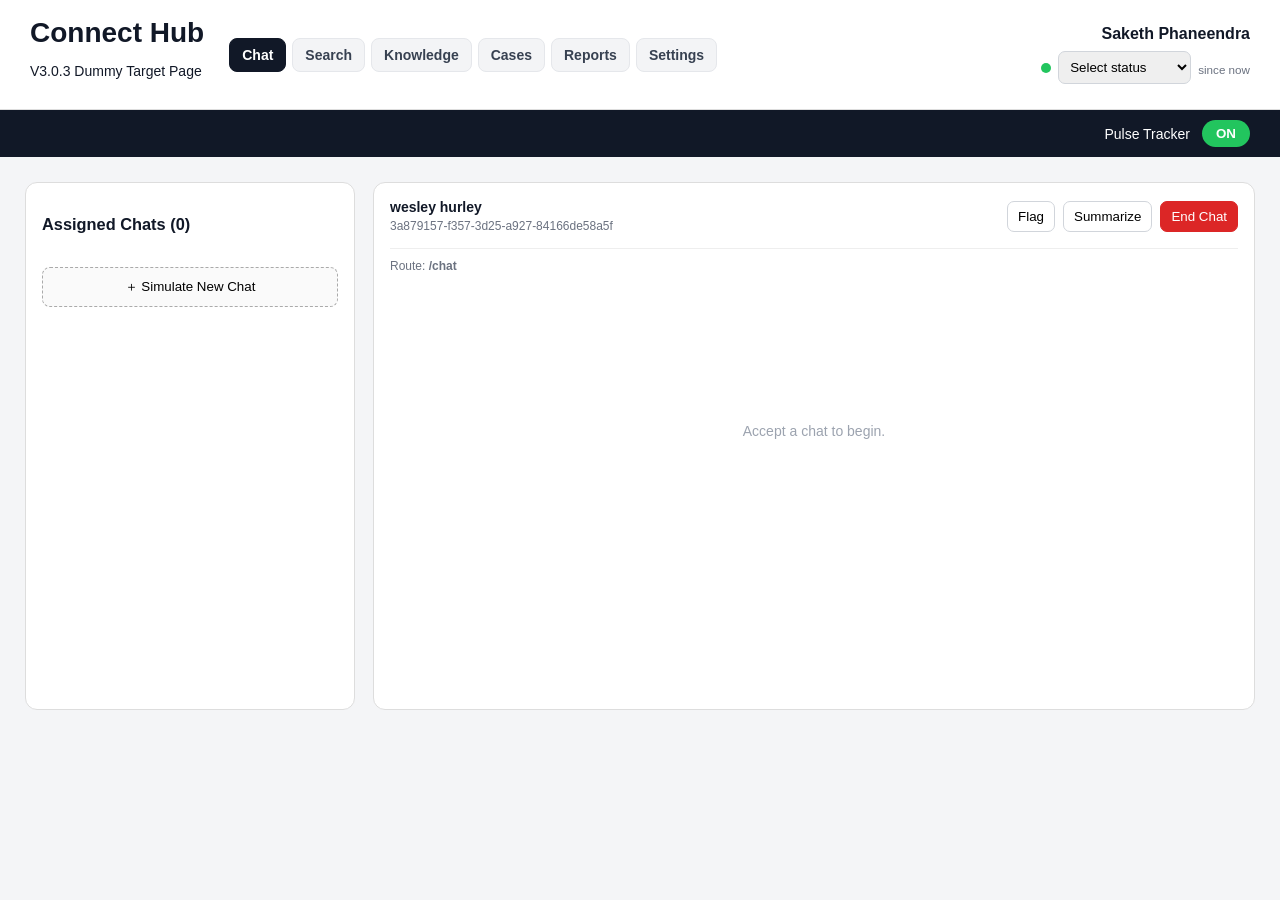
<file: index.html>
<!doctype html><html><head><meta charset="utf-8"><title>Lowe's Connect Hub — Demo Target</title><link rel="stylesheet" href="demo.css"></head><body><header><div><h1>Connect Hub</h1><p>V3.0.3 Dummy Target Page</p></div><nav class="routeNav" aria-label="Lowe's routes">
<a class="route active" data-route="chat">Chat</a>
<a class="route" data-route="search">Search</a>
<a class="route" data-route="knowledge">Knowledge</a>
<a class="route" data-route="cases">Cases</a>
<a class="route" data-route="reports">Reports</a>
<a class="route" data-route="settings">Settings</a>
</nav><div class="agent"><div class="agentName" id="agentName">Saketh Phaneendra</div><div class="agentStatusControls"><span class="dot"></span><select class="select"><option value="">Select status</option><option value="available">Available</option><option value="Available - Case">Available - Case</option><option value="Busy">Busy</option><option value="away">Away</option><option value="break">On Break</option><option value="Lunch">Lunch</option><option value="Coaching">Coaching</option><option value="Meeting">Meeting</option><option value="Training">Training</option><option value="System Issue">System Issue</option><option value="Project">Project</option><option value="Not Ready Time">Not Ready Time</option><option value="offline">Offline</option></select><small>since <span id="since">now</span></small></div></div></header>
<div id="waitingAlert" class="waiting-alert" aria-live="polite" hidden>
  <div class="waiting-icon">💬</div>
  <div class="waiting-copy"><strong>New chat waiting</strong><span id="waitingText">A customer is waiting.</span></div>
  <button id="alertAccept" class="alertAccept">Accept</button>
  <button id="alertDismiss" class="alertDismiss" aria-label="Dismiss">×</button>
</div>
<div id="pulseControl" class="pulse-control"><span>Pulse Tracker</span><button id="pulseToggle" class="on">ON</button></div><main><aside><h3>Assigned Chats (<span id="count">0</span>)</h3><div class="queueList" id="queue"></div><button id="newChat">＋ Simulate New Chat</button></aside><section><div class="chatHeader"><div><div class="name">wesley hurley</div><div class="sub">3a879157-f357-3d25-a927-84166de58a5f</div></div><div class="actions"><button class="btn small">Flag</button><button class="btn small">Summarize</button><button id="end" class="btn small end">End Chat</button></div></div><div id="routeStatus" class="routeStatus">Route: <b>/chat</b></div><div class="chatbody" id="chatbody"><div class="empty">Accept a chat to begin.</div></div></section></main><script src="demo.js"></script></body></html>
</file>
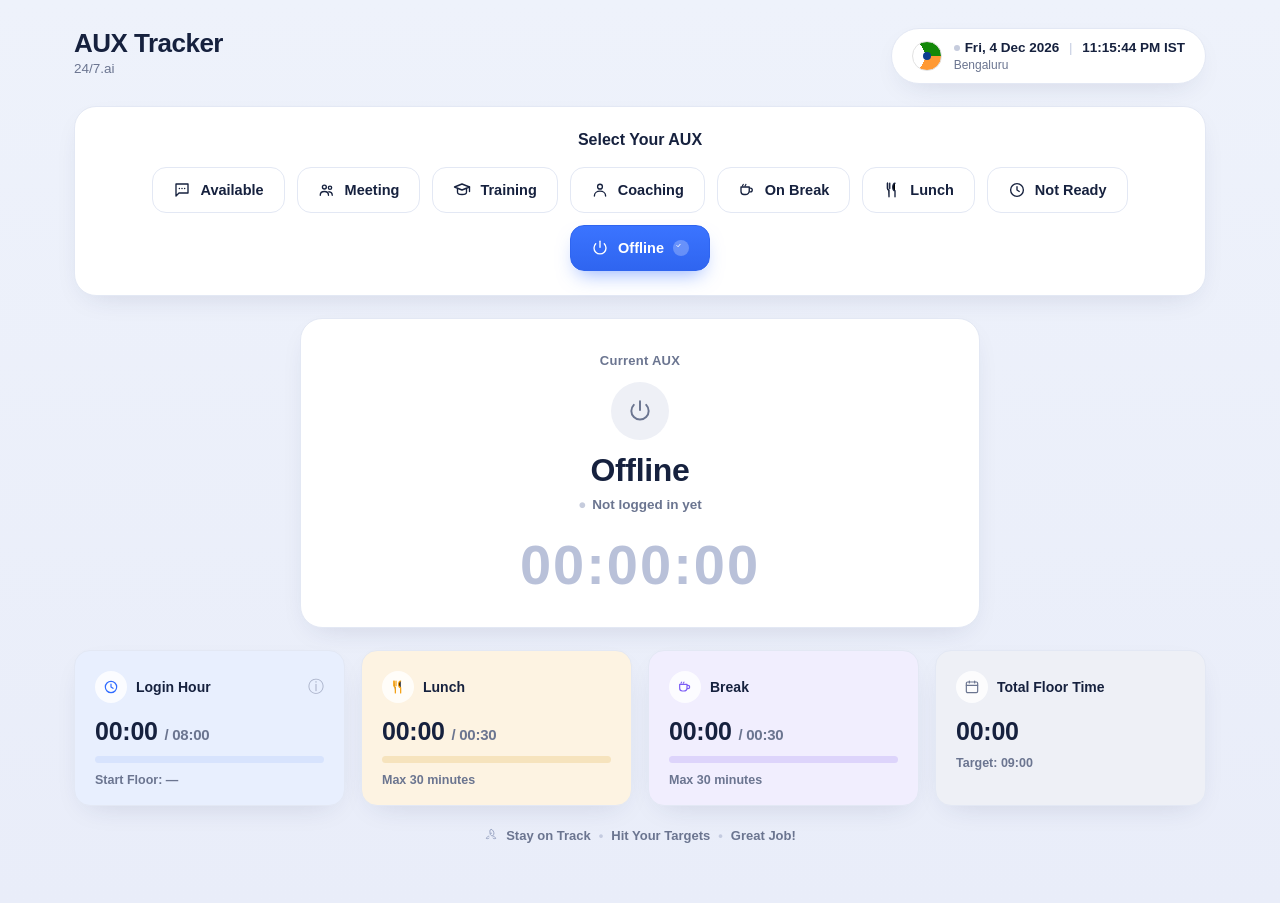
<file: aux-tracker.html>
<!DOCTYPE html>
<html lang="en">
<head>
<meta charset="UTF-8" />
<meta name="viewport" content="width=device-width, initial-scale=1.0" />
<title>AUX Tracker · 24/7.ai</title>
<link rel="shortcut icon" href="https://i.pinimg.com/1200x/cb/16/7a/cb167ae82a34505fa8e2e77e43851e51.jpg" type="image/x-icon">
<style>
  :root{
    --bg: #eef1fa;
    --card: #ffffff;
    --border: #e3e8f4;
    --text: #16213e;
    --muted: #6b7590;
    --blue: #2f6bff;
    --blue-soft: #e8effe;
    --blue-track: #d7e3fd;
    --green: #16a34a;
    --green-soft: #eafaf0;
    --green-track: #cdeedb;
    --orange: #f59e0b;
    --orange-soft: #fdf3e2;
    --orange-track: #f6e3bd;
    --purple: #7c5cf5;
    --purple-soft: #f1eefe;
    --purple-track: #ddd4fb;
    --gray-soft: #eef0f6;
    --gray-track: #dfe3ee;
    --red: #e0473e;
    --red-soft: #fdeceb;
    --shadow: 0 10px 30px -14px rgba(31, 45, 90, 0.18);
    --radius-lg: 22px;
    --radius-md: 16px;
    --radius-sm: 12px;
  }

  * { box-sizing: border-box; }

  html, body {
    margin: 0;
    padding: 0;
    background: linear-gradient(180deg, #eef2fb 0%, #e9edf9 100%);
    color: var(--text);
    font-family: 'Segoe UI', -apple-system, BlinkMacSystemFont, 'Inter', Roboto, Helvetica, Arial, sans-serif;
    min-height: 100vh;
  }

  .page {
    max-width: 1180px;
    margin: 0 auto;
    padding: 28px 24px 60px;
  }

  /* ---------- Header ---------- */
  .header {
    display: flex;
    align-items: flex-start;
    justify-content: space-between;
    gap: 16px;
    margin-bottom: 22px;
    flex-wrap: wrap;
  }

  .brand h1 {
    margin: 0;
    font-size: 26px;
    font-weight: 800;
    letter-spacing: -0.02em;
    color: var(--text);
  }

  .brand .sub {
    margin-top: 2px;
    font-size: 13.5px;
    color: var(--muted);
    font-weight: 500;
  }

  .ist-badge {
    background: var(--card);
    border: 1px solid var(--border);
    border-radius: 999px;
    padding: 10px 20px;
    display: flex;
    align-items: center;
    gap: 12px;
    box-shadow: var(--shadow);
    min-width: 260px;
  }

  .flag-dot {
    width: 30px;
    height: 30px;
    border-radius: 50%;
    flex: none;
    background: conic-gradient(from 90deg, #ff9933 0deg 120deg, #ffffff 120deg 240deg, #138808 240deg 360deg);
    border: 1px solid #e2e2e2;
    position: relative;
  }
  .flag-dot::after{
    content:"";
    position:absolute; inset:0; margin:auto;
    width:8px; height:8px; border-radius:50%;
    background: #0b3d91;
  }

  .ist-lines { display: flex; flex-direction: column; line-height: 1.35; }
  .ist-top { font-size: 13.5px; font-weight: 700; color: var(--text); white-space: nowrap; }
  .ist-top .sep { color: #c4cbe0; margin: 0 6px; font-weight: 400; }
  .ist-bottom { font-size: 12px; color: var(--muted); font-weight: 500; }
  .live-dot{
    display:inline-block; width:6px; height:6px; border-radius:50%;
    background: var(--green); margin-right:5px; vertical-align:middle;
    box-shadow: 0 0 0 0 rgba(22,163,74,.6);
    animation: pulse 1.8s infinite;
  }
  .live-dot.offline{ background:#c6ccdd; animation:none; box-shadow:none; }
  @keyframes pulse{
    0%{ box-shadow:0 0 0 0 rgba(22,163,74,.45);}
    70%{ box-shadow:0 0 0 6px rgba(22,163,74,0);}
    100%{ box-shadow:0 0 0 0 rgba(22,163,74,0);}
  }

  /* ---------- AUX selector ---------- */
  .selector-card {
    background: var(--card);
    border: 1px solid var(--border);
    border-radius: var(--radius-lg);
    box-shadow: var(--shadow);
    padding: 24px;
    margin-bottom: 22px;
  }
  .selector-title {
    text-align: center;
    font-weight: 700;
    font-size: 16px;
    margin: 0 0 18px;
    color: var(--text);
  }
  .aux-row {
    display: flex;
    flex-wrap: wrap;
    gap: 12px;
    justify-content: center;
  }
  .aux-btn {
    display: flex;
    align-items: center;
    gap: 9px;
    padding: 13px 20px;
    border-radius: 14px;
    border: 1px solid var(--border);
    background: #ffffff;
    color: var(--text);
    font-size: 14.5px;
    font-weight: 600;
    cursor: pointer;
    transition: transform .15s ease, box-shadow .15s ease, background .15s ease, color .15s ease, border-color .15s ease;
    white-space: nowrap;
  }
  .aux-btn svg { width: 18px; height: 18px; flex: none; }
  .aux-btn:hover {
    transform: translateY(-2px);
    box-shadow: 0 8px 18px -10px rgba(31,45,90,.25);
    border-color: #cfd8ef;
  }
  .aux-btn:active { transform: translateY(0); }
  .aux-btn.active {
    background: linear-gradient(180deg, #3b74ff, #2f65f0);
    border-color: #2f65f0;
    color: #fff;
    box-shadow: 0 10px 20px -8px rgba(47,107,255,.55);
  }
  .aux-btn .check {
    width: 16px; height: 16px;
    background: rgba(255,255,255,.25);
    border-radius: 50%;
    display: flex; align-items: center; justify-content: center;
  }
  .aux-btn .check svg{ width:10px; height:10px; }

  /* ---------- Current AUX ---------- */
  .current-card {
    background: var(--card);
    border: 1px solid var(--border);
    border-radius: var(--radius-lg);
    box-shadow: var(--shadow);
    max-width: 680px;
    margin: 0 auto 22px;
    padding: 34px 32px 30px;
    text-align: center;
  }
  .current-label {
    font-size: 13px;
    font-weight: 700;
    letter-spacing: .02em;
    color: var(--muted);
    margin-bottom: 14px;
  }
  .current-icon {
    width: 58px; height: 58px;
    border-radius: 50%;
    background: var(--blue-soft);
    display: flex; align-items: center; justify-content: center;
    margin: 0 auto 12px;
    transition: background .2s ease;
  }
  .current-icon svg{ width: 26px; height: 26px; }
  .current-name {
    font-size: 32px;
    font-weight: 800;
    margin: 0 0 8px;
    letter-spacing: -0.01em;
  }
  .current-since {
    font-size: 13.5px;
    color: var(--muted);
    font-weight: 600;
    margin-bottom: 20px;
  }
  .current-since .dot { color: var(--green); margin-right: 6px; }
  .current-timer {
    font-size: 56px;
    font-weight: 800;
    letter-spacing: 2px;
    font-variant-numeric: tabular-nums;
    color: var(--text);
  }
  .current-timer.dim { color: #b9c1d9; }

  .banner {
    max-width: 680px;
    margin: -6px auto 22px;
    border-radius: var(--radius-md);
    padding: 16px 20px;
    font-size: 13.5px;
    font-weight: 600;
    line-height: 1.5;
    display: none;
    box-shadow: var(--shadow);
    border: 1px solid transparent;
  }
  .banner.show { display: block; }
  .banner.warn {
    background: var(--orange-soft);
    border-color: #f3d9a0;
    color: #92620a;
  }
  .banner.success {
    background: var(--green-soft);
    border-color: #b7e6c7;
    color: #157a3c;
  }
  .banner strong { display:block; font-size: 14.5px; margin-bottom: 4px; }

  /* ---------- Stat cards ---------- */
  .stats-grid {
    display: grid;
    grid-template-columns: repeat(4, 1fr);
    gap: 16px;
    margin-bottom: 22px;
  }
  .stat-card {
    border-radius: var(--radius-md);
    padding: 20px 20px 18px;
    border: 1px solid var(--border);
    box-shadow: var(--shadow);
    transition: box-shadow .2s ease;
  }
  .stat-card.login   { background: var(--blue-soft); }
  .stat-card.lunch   { background: var(--orange-soft); }
  .stat-card.brk     { background: var(--purple-soft); }
  .stat-card.floor   { background: var(--gray-soft); }

  .stat-head {
    display: flex;
    align-items: center;
    gap: 9px;
    margin-bottom: 14px;
  }
  .stat-icon {
    width: 32px; height: 32px;
    border-radius: 50%;
    background: #ffffffcc;
    display: flex; align-items: center; justify-content: center;
    flex: none;
  }
  .stat-icon svg { width: 16px; height: 16px; }
  .stat-title {
    font-size: 14px;
    font-weight: 700;
    color: var(--text);
  }
  .stat-info {
    margin-left: auto;
    color: #a8b0c8;
    cursor: default;
  }

  .stat-value {
    font-size: 25px;
    font-weight: 800;
    letter-spacing: -0.01em;
    margin-bottom: 10px;
    font-variant-numeric: tabular-nums;
  }
  .stat-value .of {
    font-size: 15px;
    font-weight: 600;
    color: var(--muted);
  }

  .bar-track {
    height: 7px;
    border-radius: 999px;
    background: var(--gray-track);
    overflow: hidden;
    margin-bottom: 10px;
  }
  .login .bar-track{ background: var(--blue-track); }
  .lunch .bar-track{ background: var(--orange-track); }
  .brk .bar-track{ background: var(--purple-track); }

  .bar-fill {
    height: 100%;
    border-radius: 999px;
    width: 0%;
    transition: width .4s ease, background .3s ease;
    background: var(--blue);
  }
  .lunch .bar-fill{ background: var(--orange); }
  .brk .bar-fill{ background: var(--purple); }
  .bar-fill.exceeded{ background: var(--red) !important; width: 100% !important; }

  .stat-foot {
    font-size: 12.5px;
    color: var(--muted);
    font-weight: 600;
  }
  .stat-foot.exceeded {
    color: var(--red);
  }
  .stat-foot.done {
    color: var(--green);
  }

  /* ---------- Footer ---------- */
  .footer {
    text-align: center;
    color: var(--muted);
    font-size: 13px;
    font-weight: 600;
    margin-top: 8px;
    display: flex;
    align-items: center;
    justify-content: center;
    gap: 8px;
    flex-wrap: wrap;
  }
  .footer svg{ width:14px; height:14px; vertical-align: -2px; }
  .footer .sep{ color:#c4cbe0; }

  /* ---------- Responsive ---------- */
  @media (max-width: 980px){
    .stats-grid{ grid-template-columns: repeat(2, 1fr); }
  }
  @media (max-width: 640px){
    .page{ padding: 18px 14px 40px; }
    .header{ flex-direction: column; }
    .ist-badge{ width: 100%; min-width: 0; }
    .current-timer{ font-size: 42px; }
    .current-card{ padding: 26px 18px 24px; }
    .aux-btn{ padding: 11px 14px; font-size: 13.5px; }
    .stats-grid{ grid-template-columns: 1fr 1fr; gap: 12px; }
    .stat-value{ font-size: 21px; }
  }
  @media (max-width: 420px){
    .stats-grid{ grid-template-columns: 1fr; }
  }
</style>
</head>
<body>
<div class="page">

  <!-- Header -->
  <div class="header">
    <div class="brand">
      <h1>AUX Tracker</h1>
      <div class="sub">24/7.ai</div>
    </div>
    <div class="ist-badge">
      <div class="flag-dot"></div>
      <div class="ist-lines">
        <div class="ist-top" id="istTop"><span class="live-dot offline" id="liveDot"></span>Loading IST…</div>
        <div class="ist-bottom">Bengaluru</div>
      </div>
    </div>
  </div>

  <!-- AUX selector -->
  <div class="selector-card">
    <p class="selector-title">Select Your AUX</p>
    <div class="aux-row" id="auxRow"></div>
  </div>

  <!-- Current AUX -->
  <div class="current-card">
    <div class="current-label">Current AUX</div>
    <div class="current-icon" id="currentIcon"></div>
    <div class="current-name" id="currentName">Offline</div>
    <div class="current-since" id="currentSince"><span class="dot">●</span>Not logged in</div>
    <div class="current-timer dim" id="currentTimer">00:00:00</div>
  </div>

  <div class="banner" id="banner"></div>

  <!-- Stats -->
  <div class="stats-grid">
    <div class="stat-card login">
      <div class="stat-head">
        <div class="stat-icon" id="iconLogin"></div>
        <div class="stat-title">Login Hour</div>
        <div class="stat-info" title="Available + Training + Coaching + Meeting">ⓘ</div>
      </div>
      <div class="stat-value"><span id="loginVal">00:00</span> <span class="of">/ 08:00</span></div>
      <div class="bar-track"><div class="bar-fill" id="loginBar"></div></div>
      <div class="stat-foot" id="loginFoot">Start Floor: —</div>
    </div>

    <div class="stat-card lunch">
      <div class="stat-head">
        <div class="stat-icon" id="iconLunch"></div>
        <div class="stat-title">Lunch</div>
      </div>
      <div class="stat-value"><span id="lunchVal">00:00</span> <span class="of">/ 00:30</span></div>
      <div class="bar-track"><div class="bar-fill" id="lunchBar"></div></div>
      <div class="stat-foot" id="lunchFoot">Max 30 minutes</div>
    </div>

    <div class="stat-card brk">
      <div class="stat-head">
        <div class="stat-icon" id="iconBreak"></div>
        <div class="stat-title">Break</div>
      </div>
      <div class="stat-value"><span id="breakVal">00:00</span> <span class="of">/ 00:30</span></div>
      <div class="bar-track"><div class="bar-fill" id="breakBar"></div></div>
      <div class="stat-foot" id="breakFoot">Max 30 minutes</div>
    </div>

    <div class="stat-card floor">
      <div class="stat-head">
        <div class="stat-icon" id="iconFloor"></div>
        <div class="stat-title">Total Floor Time</div>
      </div>
      <div class="stat-value" id="floorVal">00:00</div>
      <div class="stat-foot" id="floorFoot">Target: 09:00</div>
    </div>
  </div>

  <div class="footer">
    <span id="footIcon"></span> Stay on Track <span class="sep">•</span> Hit Your Targets <span class="sep">•</span> Great Job!
  </div>

</div>

<script>
/* ============================= ICONS ============================= */
const ICONS = {
  available: `<path d="M4 4h16v12H8l-4 4V4z" fill="none" stroke="currentColor" stroke-width="1.8" stroke-linejoin="round"/><circle cx="8.5" cy="10" r="1" fill="currentColor"/><circle cx="12" cy="10" r="1" fill="currentColor"/><circle cx="15.5" cy="10" r="1" fill="currentColor"/>`,
  meeting: `<circle cx="8.5" cy="8" r="2.6" fill="none" stroke="currentColor" stroke-width="1.8"/><circle cx="16" cy="9" r="2.2" fill="none" stroke="currentColor" stroke-width="1.8"/><path d="M3 19c0-3 2.5-5 5.5-5s5.5 2 5.5 5" fill="none" stroke="currentColor" stroke-width="1.8" stroke-linecap="round"/><path d="M14.5 14.3c2.6.3 4.5 2.1 4.5 4.7" fill="none" stroke="currentColor" stroke-width="1.8" stroke-linecap="round"/>`,
  training: `<path d="M2 8l10-4 10 4-10 4-10-4z" fill="none" stroke="currentColor" stroke-width="1.8" stroke-linejoin="round"/><path d="M6 10.5V15c0 1.7 2.7 3 6 3s6-1.3 6-3v-4.5" fill="none" stroke="currentColor" stroke-width="1.8" stroke-linecap="round"/><path d="M22 8v6" stroke="currentColor" stroke-width="1.8" stroke-linecap="round"/>`,
  coaching: `<circle cx="12" cy="7.5" r="3.2" fill="none" stroke="currentColor" stroke-width="1.8"/><path d="M4.5 20c0-4.1 3.4-6.5 7.5-6.5s7.5 2.4 7.5 6.5" fill="none" stroke="currentColor" stroke-width="1.8" stroke-linecap="round"/>`,
  break: `<path d="M4 8h11v5a5 5 0 0 1-5 5H8a4 4 0 0 1-4-4V8z" fill="none" stroke="currentColor" stroke-width="1.8" stroke-linejoin="round"/><path d="M15 9.5h1.5a2.5 2.5 0 0 1 0 5H15" fill="none" stroke="currentColor" stroke-width="1.8"/><path d="M7 4.5c0 1-1 1-1 2M10.5 4.5c0 1-1 1-1 2" stroke="currentColor" stroke-width="1.6" stroke-linecap="round"/>`,
  lunch: `<path d="M6 3v7a2 2 0 0 0 2 2v9" stroke="currentColor" stroke-width="1.8" stroke-linecap="round" stroke-linejoin="round"/><path d="M6 3v7M9 3v7" stroke="currentColor" stroke-width="1.8" stroke-linecap="round"/><path d="M16 3c-1.7 0-3 2-3 5s1.3 5 3 5v8" stroke="currentColor" stroke-width="1.8" stroke-linecap="round" stroke-linejoin="round"/>`,
  notready: `<circle cx="12" cy="12" r="8.5" fill="none" stroke="currentColor" stroke-width="1.8"/><path d="M12 7.5V12l3 2" fill="none" stroke="currentColor" stroke-width="1.8" stroke-linecap="round" stroke-linejoin="round"/>`,
  offline: `<path d="M12 3v8" stroke="currentColor" stroke-width="1.8" stroke-linecap="round"/><path d="M6.3 6.3a8 8 0 1 0 11.4 0" fill="none" stroke="currentColor" stroke-width="1.8" stroke-linecap="round"/>`,
  check: `<path d="M2 6l3 3 5-6" stroke="#fff" stroke-width="2.2" fill="none" stroke-linecap="round" stroke-linejoin="round"/>`,
  clock: `<circle cx="12" cy="12" r="8.5" fill="none" stroke="currentColor" stroke-width="1.8"/><path d="M12 7.5V12l3 2" fill="none" stroke="currentColor" stroke-width="1.8" stroke-linecap="round" stroke-linejoin="round"/>`,
  briefcase: `<rect x="3" y="7" width="18" height="12" rx="2" fill="none" stroke="currentColor" stroke-width="1.8"/><path d="M8 7V5.5A1.5 1.5 0 0 1 9.5 4h5A1.5 1.5 0 0 1 16 5.5V7" fill="none" stroke="currentColor" stroke-width="1.8"/>`,
  calendar: `<rect x="3.5" y="4.5" width="17" height="16" rx="2" fill="none" stroke="currentColor" stroke-width="1.8"/><path d="M3.5 9.5h17M8 3v3M16 3v3" stroke="currentColor" stroke-width="1.8" stroke-linecap="round"/>`,
  rocket: `<path d="M12 2c3 1 5.5 4.5 5 9-1 1-2 2-3 2.5-1.5-.2-3.2-1.7-3.5-3.5C10 6 9.5 3.5 12 2z" fill="none" stroke="currentColor" stroke-width="1.6" stroke-linejoin="round"/><path d="M9 14c-2 0-4 1-5 4 3 1 5-1 5-1M15 14c2 0 4 1 5 4-3 1-5-1-5-1" fill="none" stroke="currentColor" stroke-width="1.6" stroke-linejoin="round"/><circle cx="12" cy="9" r="1.3" fill="currentColor"/>`
};
function svg(name, extra=''){
  return `<svg viewBox="0 0 24 24" ${extra}>${ICONS[name]}</svg>`;
}

/* ============================= AUX CONFIG ============================= */
const AUX_LIST = [
  { key: 'Available', icon: 'available', color: '#2f6bff' },
  { key: 'Meeting',   icon: 'meeting',   color: '#2f6bff' },
  { key: 'Training',  icon: 'training',  color: '#2f6bff' },
  { key: 'Coaching',  icon: 'coaching',  color: '#2f6bff' },
  { key: 'On Break',  icon: 'break',     color: '#7c5cf5' },
  { key: 'Lunch',     icon: 'lunch',     color: '#f59e0b' },
  { key: 'Not Ready', icon: 'notready',  color: '#94a0bf' },
  { key: 'Offline',   icon: 'offline',   color: '#6b7590' },
];
const LOGIN_STATES = new Set(['Available', 'Training', 'Coaching', 'Meeting']);

const LOGIN_TARGET = 8 * 3600 * 1000;
const LUNCH_TARGET = 30 * 60 * 1000;
const BREAK_TARGET = 30 * 60 * 1000;
const FLOOR_TARGET = 9 * 3600 * 1000;

/* ============================= STATE ============================= */
const STORAGE_KEY = 'auxTrackerState_v1';

const DEFAULT_STATE = {
  currentAux: 'Offline',
  currentAuxSince: null,   // epoch ms (IST-synced)
  isLoggedIn: false,
  loginAccum: 0,
  lunchAccum: 0,
  breakAccum: 0,
  floorAccum: 0,
  floorStartTime: null,    // first login-of-day time
  lastTick: null,
  savedAtLocal: null,      // Date.now() at save time, used only to sanity-check storage age
};

let state = { ...DEFAULT_STATE };

/* ---------- Persistence: save/load state so a refresh never loses progress ---------- */
function saveState(){
  try {
    const toSave = { ...state, savedAtLocal: Date.now() };
    localStorage.setItem(STORAGE_KEY, JSON.stringify(toSave));
  } catch (e) {
    // localStorage may be unavailable (private mode, quota, etc.) — fail silently, app still works in-session
    console.warn('AUX Tracker: could not save state', e);
  }
}

function loadState(){
  try {
    const raw = localStorage.getItem(STORAGE_KEY);
    if (!raw) return null;
    const parsed = JSON.parse(raw);
    // basic shape check so corrupted/old data doesn't break the app
    if (typeof parsed !== 'object' || parsed === null) return null;
    return { ...DEFAULT_STATE, ...parsed };
  } catch (e) {
    console.warn('AUX Tracker: could not load saved state', e);
    return null;
  }
}

function clearSavedState(){
  try { localStorage.removeItem(STORAGE_KEY); } catch (e) {}
}

/* ============================= IST TIME SOURCE ============================= */
let istOffset = null;        // (serverEpochMs - performance.now()) so we can derive "now" any time
let usingFallback = false;

function nowIST(){
  if (istOffset === null) return Date.now();
  return istOffset + performance.now();
}

async function syncTime(){
  // Try worldtimeapi first, then timeapi.io, then local fallback
  try {
    const r = await fetchWithTimeout('https://worldtimeapi.org/api/timezone/Asia/Kolkata', 5000);
    const d = await r.json();
    if (d && d.unixtime) {
      istOffset = (d.unixtime * 1000) - performance.now();
      usingFallback = false;
      return true;
    }
    throw new Error('bad payload');
  } catch (e1) {
    try {
      const r2 = await fetchWithTimeout('https://timeapi.io/api/time/current/zone?timeZone=Asia%2FKolkata', 5000);
      const d2 = await r2.json();
      if (d2 && d2.dateTime) {
        const t = Date.parse(d2.dateTime + (d2.dateTime.endsWith('Z') ? '' : ''));
        if (!isNaN(t)) {
          istOffset = t - performance.now();
          usingFallback = false;
          return true;
        }
      }
      throw new Error('bad payload 2');
    } catch (e2) {
      // Fallback: derive IST from local clock using Intl (does not rely on system TZ setting)
      const localNow = Date.now();
      const istString = new Date(localNow).toLocaleString('en-US', { timeZone: 'Asia/Kolkata' });
      const parsed = new Date(istString);
      // difference between what local Date() reports as IST-labelled wall time vs actual epoch
      const approxIST = localNow + (parsed.getTime() - new Date(localNow).setSeconds(0,0) + new Date(localNow).setSeconds(0,0) - localNow);
      istOffset = localNow - performance.now();
      usingFallback = true;
      return false;
    }
  }
}

function fetchWithTimeout(url, ms){
  const controller = new AbortController();
  const id = setTimeout(() => controller.abort(), ms);
  return fetch(url, { signal: controller.signal }).finally(() => clearTimeout(id));
}

const WEEKDAYS = ['Sun','Mon','Tue','Wed','Thu','Fri','Sat'];
const MONTHS = ['Jan','Feb','Mar','Apr','May','Jun','Jul','Aug','Sep','Oct','Nov','Dec'];

function renderClock(){
  const t = usingFallback
    ? new Date(new Date(nowIST()).toLocaleString('en-US', { timeZone: 'Asia/Kolkata' }))
    : new Date(nowIST());

  const day = WEEKDAYS[t.getDay()];
  const date = t.getDate();
  const month = MONTHS[t.getMonth()];
  const year = t.getFullYear();
  let h = t.getHours();
  const m = pad2(t.getMinutes());
  const s = pad2(t.getSeconds());
  const ampm = h >= 12 ? 'PM' : 'AM';
  h = h % 12; if (h === 0) h = 12;

  const dot = document.getElementById('liveDot');
  dot.className = 'live-dot' + (state.isLoggedIn ? '' : ' offline');

  document.getElementById('istTop').innerHTML =
    `<span class="live-dot${state.isLoggedIn ? '' : ' offline'}"></span>` +
    `${day}, ${date} ${month} ${year} <span class="sep">|</span> ${pad2(h)}:${m}:${s} ${ampm} IST`;
}

/* ============================= HELPERS ============================= */
function pad2(n){ return String(n).padStart(2,'0'); }

function fmtHMS(ms){
  ms = Math.max(0, ms);
  const totalSec = Math.floor(ms/1000);
  const h = Math.floor(totalSec/3600);
  const m = Math.floor((totalSec%3600)/60);
  const s = totalSec%60;
  return `${pad2(h)}:${pad2(m)}:${pad2(s)}`;
}
function fmtHM(ms){
  ms = Math.max(0, ms);
  const totalMin = Math.floor(ms/60000);
  const h = Math.floor(totalMin/60);
  const m = totalMin%60;
  return `${pad2(h)}:${pad2(m)}`;
}
function fmtTime12(ts){
  const t = usingFallback
    ? new Date(new Date(ts).toLocaleString('en-US', { timeZone: 'Asia/Kolkata' }))
    : new Date(ts);
  let h = t.getHours();
  const m = pad2(t.getMinutes());
  const ampm = h >= 12 ? 'PM' : 'AM';
  h = h % 12; if (h === 0) h = 12;
  return `${pad2(h)}:${m} ${ampm}`;
}
function auxCfg(key){ return AUX_LIST.find(a => a.key === key); }

/* ============================= RENDER: AUX BUTTONS ============================= */
const auxRow = document.getElementById('auxRow');
AUX_LIST.forEach(a => {
  const btn = document.createElement('button');
  btn.className = 'aux-btn';
  btn.dataset.key = a.key;
  btn.innerHTML = `${svg(a.icon)}<span>${a.key}</span>`;
  btn.addEventListener('click', () => selectAux(a.key));
  auxRow.appendChild(btn);
});

function refreshButtons(){
  document.querySelectorAll('.aux-btn').forEach(btn => {
    const active = btn.dataset.key === state.currentAux;
    btn.classList.toggle('active', active);
    const label = btn.querySelector('span');
    if (active) {
      if (!btn.querySelector('.check')) {
        const chk = document.createElement('span');
        chk.className = 'check';
        chk.innerHTML = svg('check');
        btn.appendChild(chk);
      }
    } else {
      const chk = btn.querySelector('.check');
      if (chk) chk.remove();
    }
  });
}

/* ============================= BANNER ============================= */
function showBanner(type, html){
  const b = document.getElementById('banner');
  b.className = 'banner show ' + type;
  b.innerHTML = html;
}
function hideBanner(){
  const b = document.getElementById('banner');
  b.className = 'banner';
  b.innerHTML = '';
}

/* ============================= CORE LOGIC ============================= */
function selectAux(key){
  if (key === state.currentAux) return;
  const now = nowIST();

  // First-ever login: switching away from initial Offline state
  if (!state.isLoggedIn && key !== 'Offline') {
    state.isLoggedIn = true;
    state.floorStartTime = now;
  }

  if (key === 'Offline') {
    const remainingLogin = Math.max(0, LOGIN_TARGET - state.loginAccum);
    const remainingFloor = Math.max(0, FLOOR_TARGET - state.floorAccum);

    if (state.isLoggedIn && (remainingLogin > 0 || remainingFloor > 0)) {
      let lines = '<strong>Shift not complete yet</strong>You still need:';
      const parts = [];
      if (remainingLogin > 0) parts.push(`Login Hours — ${fmtHMS(remainingLogin)} more`);
      if (remainingFloor > 0) parts.push(`Total Floor Time — ${fmtHMS(remainingFloor)} more`);
      lines = `<strong>Shift not complete yet</strong>You still need ${parts.join(' and ')} to hit today's targets.`;
      showBanner('warn', lines);
      // Go offline but keep all accumulated progress intact (paused, not reset)
      state.currentAux = 'Offline';
      state.currentAuxSince = now;
      state.lastTick = now;
    } else if (state.isLoggedIn) {
      // Targets met — close out the shift and reset everything to zero
      showBanner('success', `<strong>Shift complete — great job!</strong>All targets hit. Your counters have been reset for a new shift.`);
      resetDay();
      state.currentAux = 'Offline';
      state.currentAuxSince = null;
      state.isLoggedIn = false;
      state.lastTick = null;
    } else {
      // Was already offline / never logged in
      state.currentAux = 'Offline';
      state.currentAuxSince = null;
      state.lastTick = null;
    }
  } else {
    hideBanner();
    state.currentAux = key;
    state.currentAuxSince = now;
    state.lastTick = now;
  }

  render();
  saveState();
}

function resetDay(){
  state.loginAccum = 0;
  state.lunchAccum = 0;
  state.breakAccum = 0;
  state.floorAccum = 0;
  state.floorStartTime = null;
  clearSavedState();
}

function tick(){
  const now = nowIST();

  if (state.isLoggedIn && state.currentAux !== 'Offline' && state.lastTick !== null) {
    const delta = now - state.lastTick;
    if (delta > 0) {
      state.floorAccum += delta;
      if (LOGIN_STATES.has(state.currentAux)) state.loginAccum += delta;
      if (state.currentAux === 'Lunch') state.lunchAccum += delta;
      if (state.currentAux === 'On Break') state.breakAccum += delta;
    }
  }
  state.lastTick = now;

  render();
  renderClock();
  saveState();
}

/* ============================= RENDER ============================= */
function render(){
  refreshButtons();

  // Current AUX card
  const cfg = auxCfg(state.currentAux);
  document.getElementById('currentIcon').innerHTML = svg(cfg.icon, `style="color:${cfg.color}"`);
  document.getElementById('currentIcon').style.background = state.currentAux === 'Offline' ? '#eef0f6' : hexSoft(cfg.color);
  document.getElementById('currentName').textContent = state.currentAux;

  const sinceEl = document.getElementById('currentSince');
  const timerEl = document.getElementById('currentTimer');
  const isOffline = state.currentAux === 'Offline';

  if (isOffline) {
    // Offline = stopped. The clock does not run at all while offline, it just sits at 00:00:00.
    if (state.currentAuxSince) {
      sinceEl.innerHTML = `<span class="dot" style="color:#c6ccdd">●</span>Paused since ${fmtTime12(state.currentAuxSince)}`;
    } else {
      sinceEl.innerHTML = `<span class="dot" style="color:#c6ccdd">●</span>Not logged in yet`;
    }
    timerEl.textContent = '00:00:00';
    timerEl.classList.add('dim');
  } else if (state.currentAuxSince) {
    sinceEl.innerHTML = `<span class="dot" style="color:#16a34a">●</span>Active since ${fmtTime12(state.currentAuxSince)}`;
    const elapsed = nowIST() - state.currentAuxSince;
    timerEl.textContent = fmtHMS(elapsed);
    timerEl.classList.remove('dim');
  } else {
    sinceEl.innerHTML = `<span class="dot" style="color:#c6ccdd">●</span>Not logged in yet`;
    timerEl.textContent = '00:00:00';
    timerEl.classList.add('dim');
  }

  // Login Hour
  setStat('login', state.loginAccum, LOGIN_TARGET, fmtHM, false);
  document.getElementById('loginFoot').textContent = state.floorStartTime
    ? `Start Floor: ${fmtTime12(state.floorStartTime)}`
    : 'Start Floor: —';
  document.getElementById('loginFoot').className = 'stat-foot' + (state.loginAccum >= LOGIN_TARGET ? ' done' : '');

  // Lunch (hard cap w/ exceed messaging)
  renderCapStat('lunch', state.lunchAccum, LUNCH_TARGET, 'Max 30 minutes');

  // Break (hard cap w/ exceed messaging)
  renderCapStat('break', state.breakAccum, BREAK_TARGET, 'Max 30 minutes');

  // Total Floor Time
  document.getElementById('floorVal').textContent = fmtHM(state.floorAccum);
  const floorFoot = document.getElementById('floorFoot');
  if (state.floorAccum >= FLOOR_TARGET) {
    floorFoot.textContent = 'Target reached ✓';
    floorFoot.className = 'stat-foot done';
  } else {
    floorFoot.textContent = 'Target: 09:00';
    floorFoot.className = 'stat-foot';
  }
}

function setStat(prefix, value, target, fmt, isCap){
  document.getElementById(prefix + 'Val').textContent = fmt(value);
  const pct = Math.min(100, (value/target)*100);
  document.getElementById(prefix + 'Bar').style.width = pct + '%';
}

function renderCapStat(prefix, value, target, normalLabel){
  document.getElementById(prefix + 'Val').textContent = fmtHM(value);
  const bar = document.getElementById(prefix + 'Bar');
  const foot = document.getElementById(prefix + 'Foot');
  if (value > target) {
    bar.classList.add('exceeded');
    foot.textContent = `Exceeded by ${fmtHMS(value - target)}`;
    foot.className = 'stat-foot exceeded';
  } else {
    bar.classList.remove('exceeded');
    bar.style.width = Math.min(100, (value/target)*100) + '%';
    foot.textContent = normalLabel;
    foot.className = 'stat-foot';
  }
}

function hexSoft(hex){
  // returns a light tint background for the given accent color
  const map = {
    '#2f6bff': '#e8effe',
    '#7c5cf5': '#f1eefe',
    '#f59e0b': '#fdf3e2',
    '#94a0bf': '#eef0f6',
    '#6b7590': '#eef0f6',
  };
  return map[hex] || '#eef0f6';
}

/* ============================= ICON SLOTS ============================= */
document.getElementById('iconLogin').innerHTML = svg('clock', 'style="color:#2f6bff"');
document.getElementById('iconLunch').innerHTML = svg('lunch', 'style="color:#f59e0b"');
document.getElementById('iconBreak').innerHTML = svg('break', 'style="color:#7c5cf5"');
document.getElementById('iconFloor').innerHTML = svg('calendar', 'style="color:#6b7590"');
document.getElementById('footIcon').innerHTML = svg('rocket', 'style="color:#94a0bf"');

/* ============================= INIT ============================= */
async function init(){
  await syncTime();

  // Restore whatever was saved in the browser (if anything) so a refresh never loses progress
  const saved = loadState();
  if (saved) {
    state = saved;

    // If the tab was closed/refreshed while actively on a non-Offline status, credit the
    // elapsed real-world time (using the synced IST clock, not the device clock) to the
    // right buckets before we resume ticking — otherwise that gap would be lost.
    if (state.isLoggedIn && state.currentAux !== 'Offline' && state.lastTick) {
      const gap = nowIST() - state.lastTick;
      if (gap > 0) {
        state.floorAccum += gap;
        if (LOGIN_STATES.has(state.currentAux)) state.loginAccum += gap;
        if (state.currentAux === 'Lunch') state.lunchAccum += gap;
        if (state.currentAux === 'On Break') state.breakAccum += gap;
      }
    }
    state.lastTick = nowIST();
    saveState();
  }

  render();
  renderClock();
  setInterval(tick, 1000);
  // Resync with the time server periodically to correct drift
  setInterval(syncTime, 5 * 60 * 1000);
}
init();
</script>
</body>
</html>
</file>
<file: demo.css>
*{box-sizing:border-box}body{margin:0;background:#f4f5f7;color:#111827;font:14px Arial,sans-serif}header{height:110px;background:#fff;border-bottom:1px solid #ddd;display:flex;align-items:center;justify-content:space-between;padding:20px 30px}.agent{text-align:right}.agentName{font-weight:800;font-size:16px}.agentStatusControls{margin-top:8px;display:flex;align-items:center;gap:7px}.select{padding:7px;border:1px solid #d1d5db;border-radius:7px}.dot{width:10px;height:10px;border-radius:50%;background:#22c55e}.agent small{display:block;color:#6b7280;margin-top:4px}.pulse-control{position:sticky;top:0;z-index:5;background:#111827;color:#fff;padding:10px 30px;display:flex;justify-content:flex-end;gap:12px;align-items:center}.pulse-control button{border:0;border-radius:99px;padding:6px 14px;font-weight:800;cursor:pointer}.pulse-control .on{background:#22c55e;color:#fff}.pulse-control .off{background:#4b5563;color:#fff}main{display:grid;grid-template-columns:330px 1fr;gap:18px;padding:25px}aside,section{background:#fff;border:1px solid #ddd;border-radius:12px;padding:16px}.queueList{max-height:300px;overflow-y:auto;margin-bottom:16px}.queueItem{border:1px solid #e5e7eb;border-radius:10px;padding:12px;display:flex;justify-content:space-between;align-items:center;margin-bottom:8px}.name{font-weight:800}.sub{font-size:12px;color:#6b7280;margin-top:4px}.badge{background:#ef4444;color:#fff;border-radius:999px;padding:2px 8px;margin-left:5px}.btn{border:1px solid #d1d5db;background:#fff;border-radius:7px;padding:7px 10px;cursor:pointer}.accept{font-size:18px}.end{background:#dc2626;color:#fff;border-color:#dc2626}.chatHeader{display:flex;justify-content:space-between;align-items:center;border-bottom:1px solid #eee;padding-bottom:15px}.actions{display:flex;gap:8px}.chatbody{min-height:420px;padding:30px}.empty{text-align:center;color:#9ca3af;padding:120px 0}h1{margin:0}.queue-new{font-size:12px;color:#ef4444;font-weight:700}#newChat{width:100%;padding:10px;border:1px dashed #aaa;background:#fafafa;border-radius:8px;cursor:pointer}

.routeNav{display:flex;gap:6px;align-items:center;flex-wrap:wrap;margin-left:25px;margin-right:auto}
.route{display:inline-flex;padding:8px 12px;border-radius:8px;text-decoration:none;color:#374151;background:#f3f4f6;border:1px solid #e5e7eb;font-weight:700;cursor:pointer}
.route.active{background:#111827;color:#fff;border-color:#111827}
.waiting-alert{position:fixed;right:24px;top:130px;z-index:1000;width:360px;background:#fff;border:1px solid #d1d5db;border-radius:14px;box-shadow:0 14px 35px rgba(0,0,0,.18);padding:14px;display:flex;align-items:center;gap:10px;animation:alertIn .18s ease-out}
.waiting-alert[hidden]{display:none}
.waiting-icon{font-size:26px}.waiting-copy{display:flex;flex-direction:column;gap:3px;flex:1}.waiting-copy span{font-size:12px;color:#6b7280}
.alertAccept{border:0;background:#16a34a;color:#fff;border-radius:8px;padding:8px 12px;font-weight:800;cursor:pointer}
.alertDismiss{border:0;background:transparent;color:#6b7280;font-size:22px;cursor:pointer}
.routeStatus{font-size:12px;color:#6b7280;padding:10px 0 0}
@keyframes alertIn{from{opacity:0;transform:translateY(-8px)}to{opacity:1;transform:translateY(0)}}

.pulse-modal{position:fixed;inset:0;background:rgba(0,0,0,.45);z-index:2000;display:flex;align-items:center;justify-content:center}
.pulse-card{width:390px;background:#fff;border-radius:16px;padding:24px;box-shadow:0 20px 60px rgba(0,0,0,.3);text-align:center}
.pulse-card h3{margin:0 0 6px}.pulse-card p{margin:0 0 18px;color:#6b7280}
.pulse-options{display:flex;gap:8px;justify-content:center}.pulse-options button{border:0;border-radius:10px;padding:11px 14px;font-weight:800;cursor:pointer}
.pulse-options .good{background:#dcfce7;color:#166534}.pulse-options .not-sure{background:#e5e7eb;color:#374151}.pulse-options .bad{background:#fee2e2;color:#991b1b}
</file>
